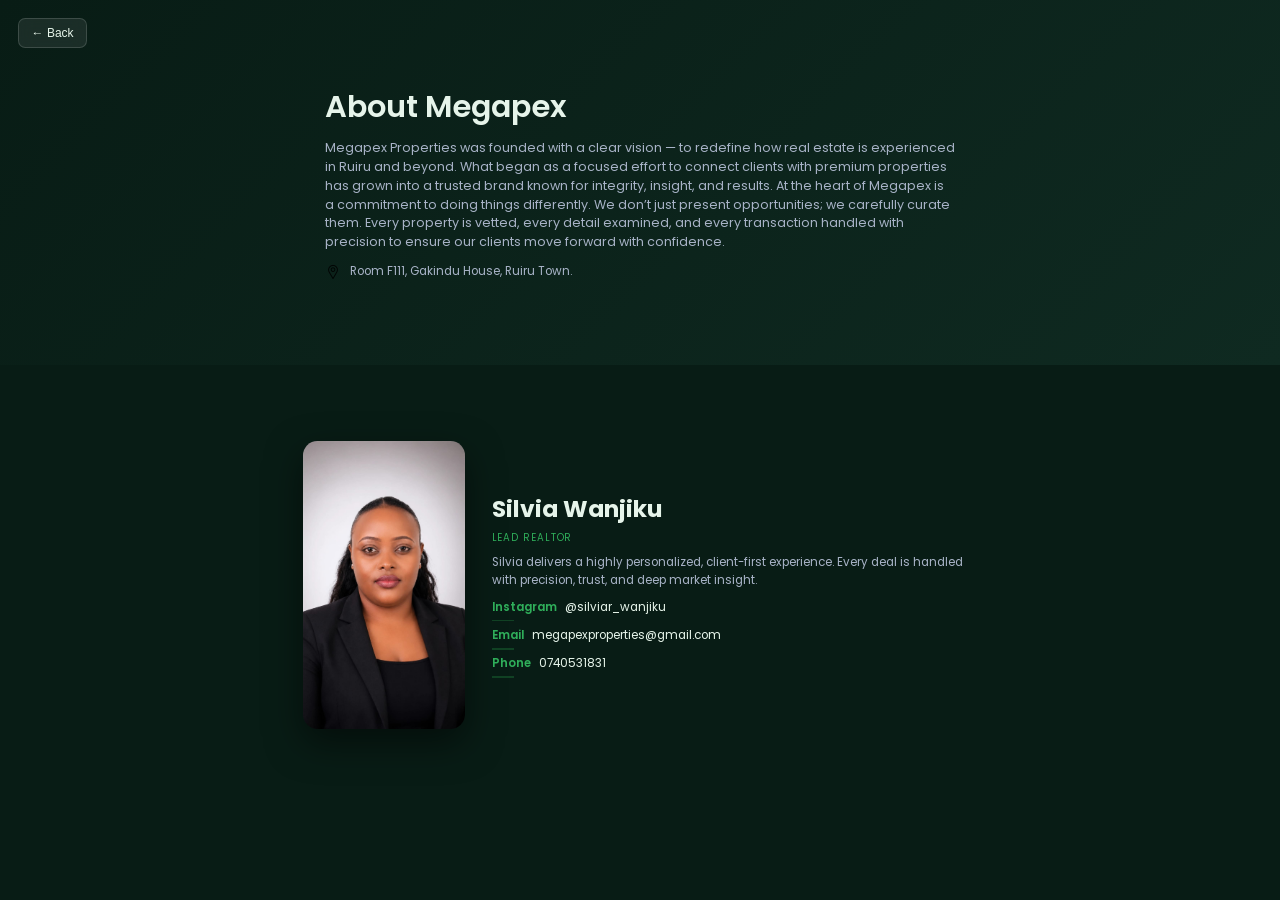
<file: about.html>
<!DOCTYPE html>
<html lang="en">
<head>
    <meta charset="UTF-8">
    <meta name="viewport" content="width=device-width, initial-scale=1.0">
    <title>About Megapex</title>
    <link rel="stylesheet" href="about.css">
    <link href="https://fonts.googleapis.com/css2?family=Poppins:wght@300;400;500;600&display=swap" rel="stylesheet">
    <link rel="icon" type="image/png" sizes="16x16" href="assets/favicon.png">
</head>

<body>

<button class="back-btn" onclick="window.location.href='index.html'">← Back</button>

<!-- HERO / COMPANY -->
<section class="about-hero">
    <div class="about-hero-content">
        <h1>About Megapex</h1>

        <p>
            Megapex Properties was founded with a clear vision — to redefine how real estate is experienced in Ruiru and beyond. What began as a focused effort to connect clients with premium properties has grown into a trusted brand known for integrity, insight, and results.

            At the heart of Megapex is a commitment to doing things differently. We don’t just present opportunities; we carefully curate them. Every property is vetted, every detail examined, and every transaction handled with precision to ensure our clients move forward with confidence.
        </p>
    
    <div class="company-location">
    <img src="assets/propertylocationicon.png" alt="Location">
    <span>Room F111, Gakindu House, Ruiru Town.</span>
    </div>
    </div>
</section>

<!-- REALTOR SECTION -->
<section class="realtor">

    <div class="realtor-grid">

        <!-- IMAGE -->
        <div class="realtor-image">
            <img src="assets/silviawanjiku.jpeg" alt="Silvia Wanjiku">
        </div>

        <!-- TEXT -->
        <div class="realtor-info">
            <h2>Silvia Wanjiku</h2>
            <span class="role">Lead Realtor</span>

            <p>
                Silvia delivers a highly personalized, client-first experience.
                Every deal is handled with precision, trust, and deep market insight.
            </p>

            <div class="contact-lines">

    <p>
        <span>Instagram</span>
        <a href="https://instagram.com/silviar_wanjiku" target="_blank">
            @silviar_wanjiku
        </a>
    </p>

    <p>
        <span>Email</span>
        <a href="mailto:megapexproperties@gmail.com">
            megapexproperties@gmail.com
        </a>
    </p>

    <p>
        <span>Phone</span>
        <a href="tel:+254740531831">
            0740531831
        </a>
    </p>

</div>
        </div>

    </div>

</section>

</body>
</html>
</file>
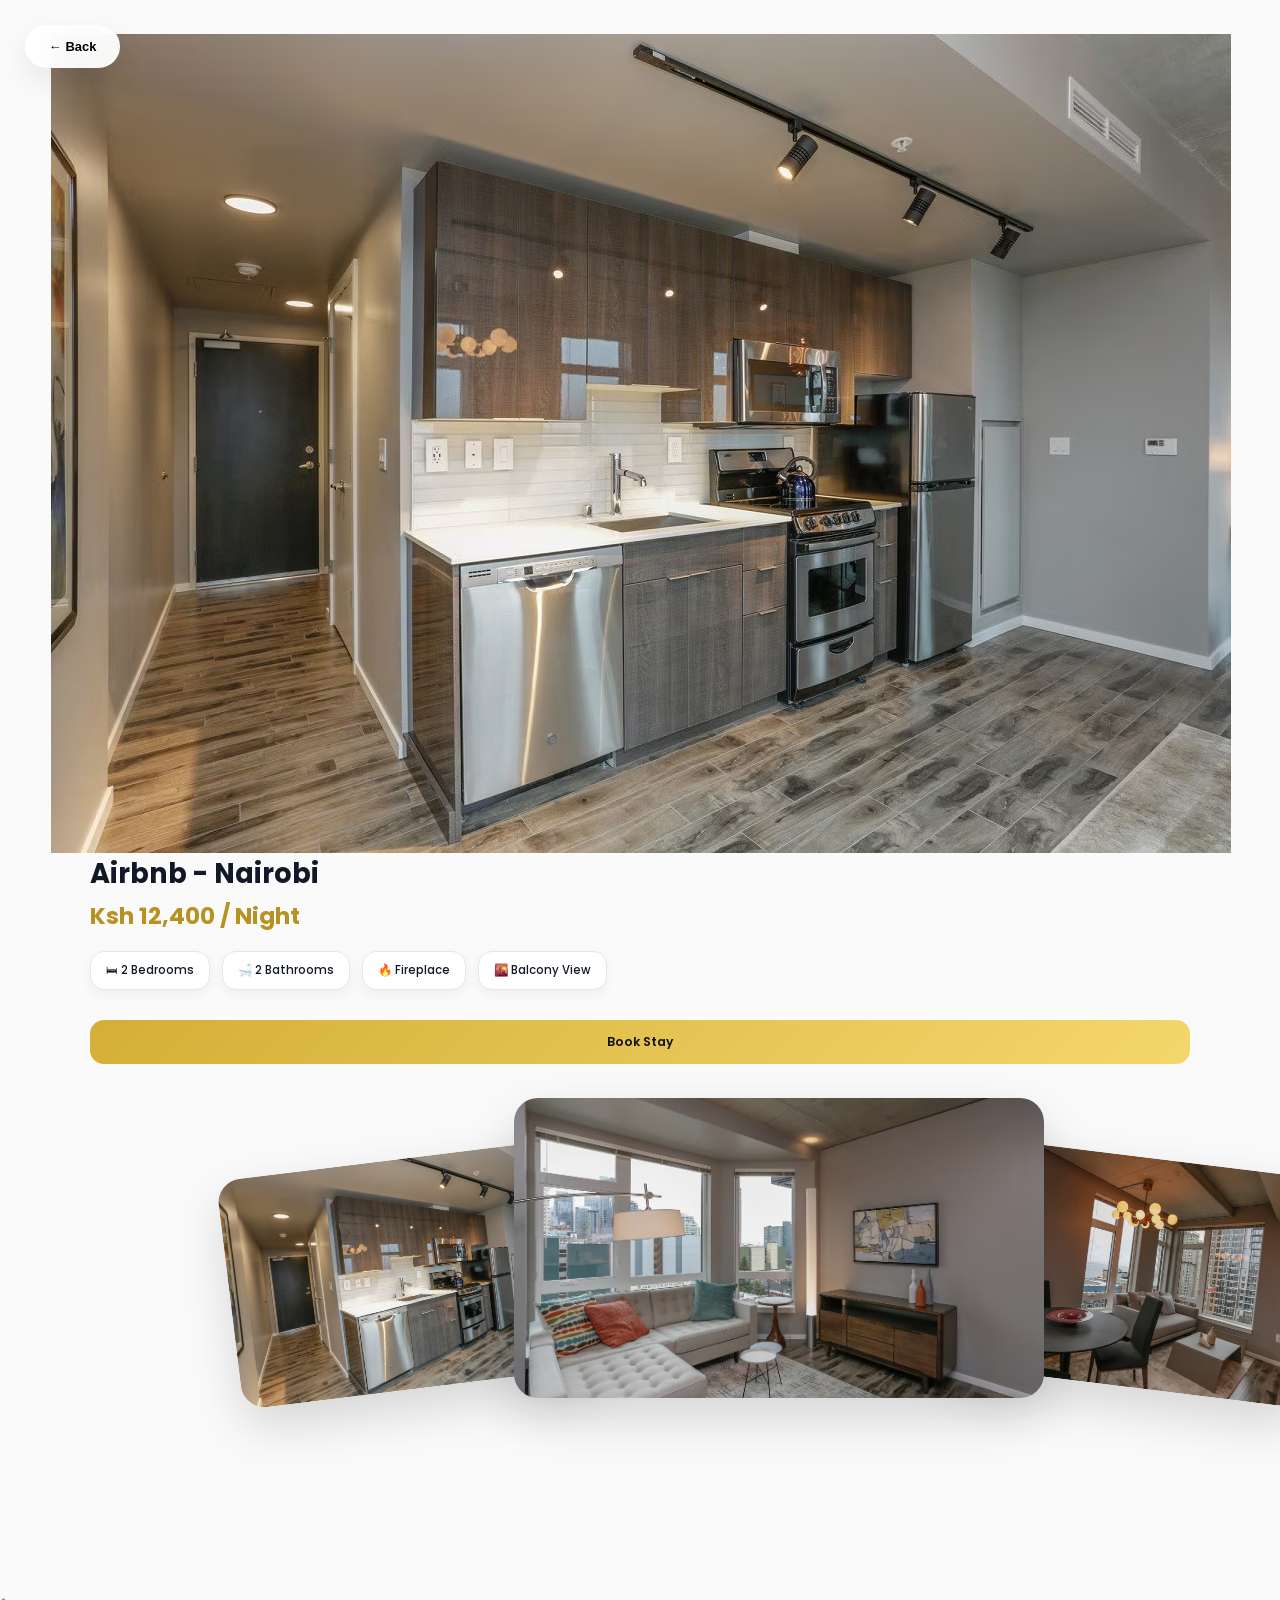
<file: airbnb-nairobi.html>
<!DOCTYPE html>
<html lang="en">
<head>
<meta charset="UTF-8">
<meta name="viewport" content="width=device-width, initial-scale=1.0">

<title>2 Bedroom Airbnb - Nairobi</title>

<link rel="stylesheet" href="property.css">

<link rel="icon" type="image/png" sizes="32x32" href="assets/favicon.png">

<link href="https://fonts.googleapis.com/css2?family=Poppins:wght@300;400;500;600;700&display=swap" rel="stylesheet">
</head>

<body>

<!-- HERO -->
<section class="hero">

    <img src="assets/living2.jpg" class="hero-img">

    <div class="overlay"></div>

    <button class="back-btn" onclick="goBack()">← Back</button>

    <div class="hero-content">

        <h1>Airbnb - Nairobi</h1>

        <p class="price">Ksh 12,400 / Night</p>

        <div class="hero-meta">
            <span>🛏 2 Bedrooms</span>
            <span>🛁 2 Bathrooms</span>
            <span>🔥 Fireplace</span>
            <span>🌇 Balcony View</span>
        </div>

        <a href="https://wa.me/254740531831" class="btn">
            Book Stay
        </a>

    </div>

</section>

<!-- MAIN -->
<section class="property-details">

    <!-- GALLERY -->
    <div id="gallery" class="gallery">

        <img src="assets/living2.jpg">
        <img src="assets/bedroom2.jpg">
        <img src="assets/sbedroom2.jpg">
        <img src="assets/kitchen2.jpg">
        <img src="assets/dining2.jpg">
        <img src="assets/balcony2.jpg">
        <img src="assets/bathroom2.jpg">
        <img src="assets/fireplace2.jpg">
        <img src="assets/office2.jpg">

    </div>

    <!-- DETAILS -->
    <div class="details">

        <div class="card">
            <h3>Property Overview</h3>

            <p>
                Premium fully furnished Airbnb located in Nairobi.
                Features modern luxury interiors, spacious rooms,
                fast Wi-Fi, smart TV, workspace, and a peaceful
                private balcony perfect for short and long stays.
            </p>
        </div>

        <div class="card">
            <h3>Features & Amenities</h3>

            <ul>
    <li>🛏️ 2 Fully Furnished Bedrooms</li>
    <li>🍳 Modern Open Kitchen</li>
    <li>🛁 Luxury Bathroom</li>
    <li>🌇 Private Balcony</li>
    <li>💻 Dedicated Workspace</li>
    <li>📺 Smart TV + Netflix</li>
    <li>📶 High-Speed Wi-Fi</li>
    <li>🚗 Secure Parking</li>
</ul>
        </div>

        <div class="card">
            <h3>Location</h3>

            <p>
                Located in a secure and accessible neighborhood in Nairobi,
                close to shopping malls, restaurants, nightlife, and business hubs.
            </p>
        </div>

        <a href="tel:+254740531831" class="btn full">
            Contact Host
        </a>

    </div>

</section>

<!-- LIGHTBOX -->
<div class="lightbox" id="lightbox">

    <span onclick="closeLightbox()">✕</span>

    <img id="lightbox-img">

</div>

<!-- FLOAT -->
<a href="tel:+254740531831" class="floating-contact">
    📞
</a>

<script>

const images = document.querySelectorAll('.gallery img');

const lightbox = document.getElementById('lightbox');

const lightboxImg = document.getElementById('lightbox-img');

images.forEach(img => {

    img.onclick = () => {

        lightbox.style.display = 'flex';

        lightboxImg.src = img.src;
    };

});

function closeLightbox(){

    lightbox.style.display = 'none';
}

function goBack(){

    window.location.href = "index.html#featured";
}

</script>

</body>
</html>
</file>
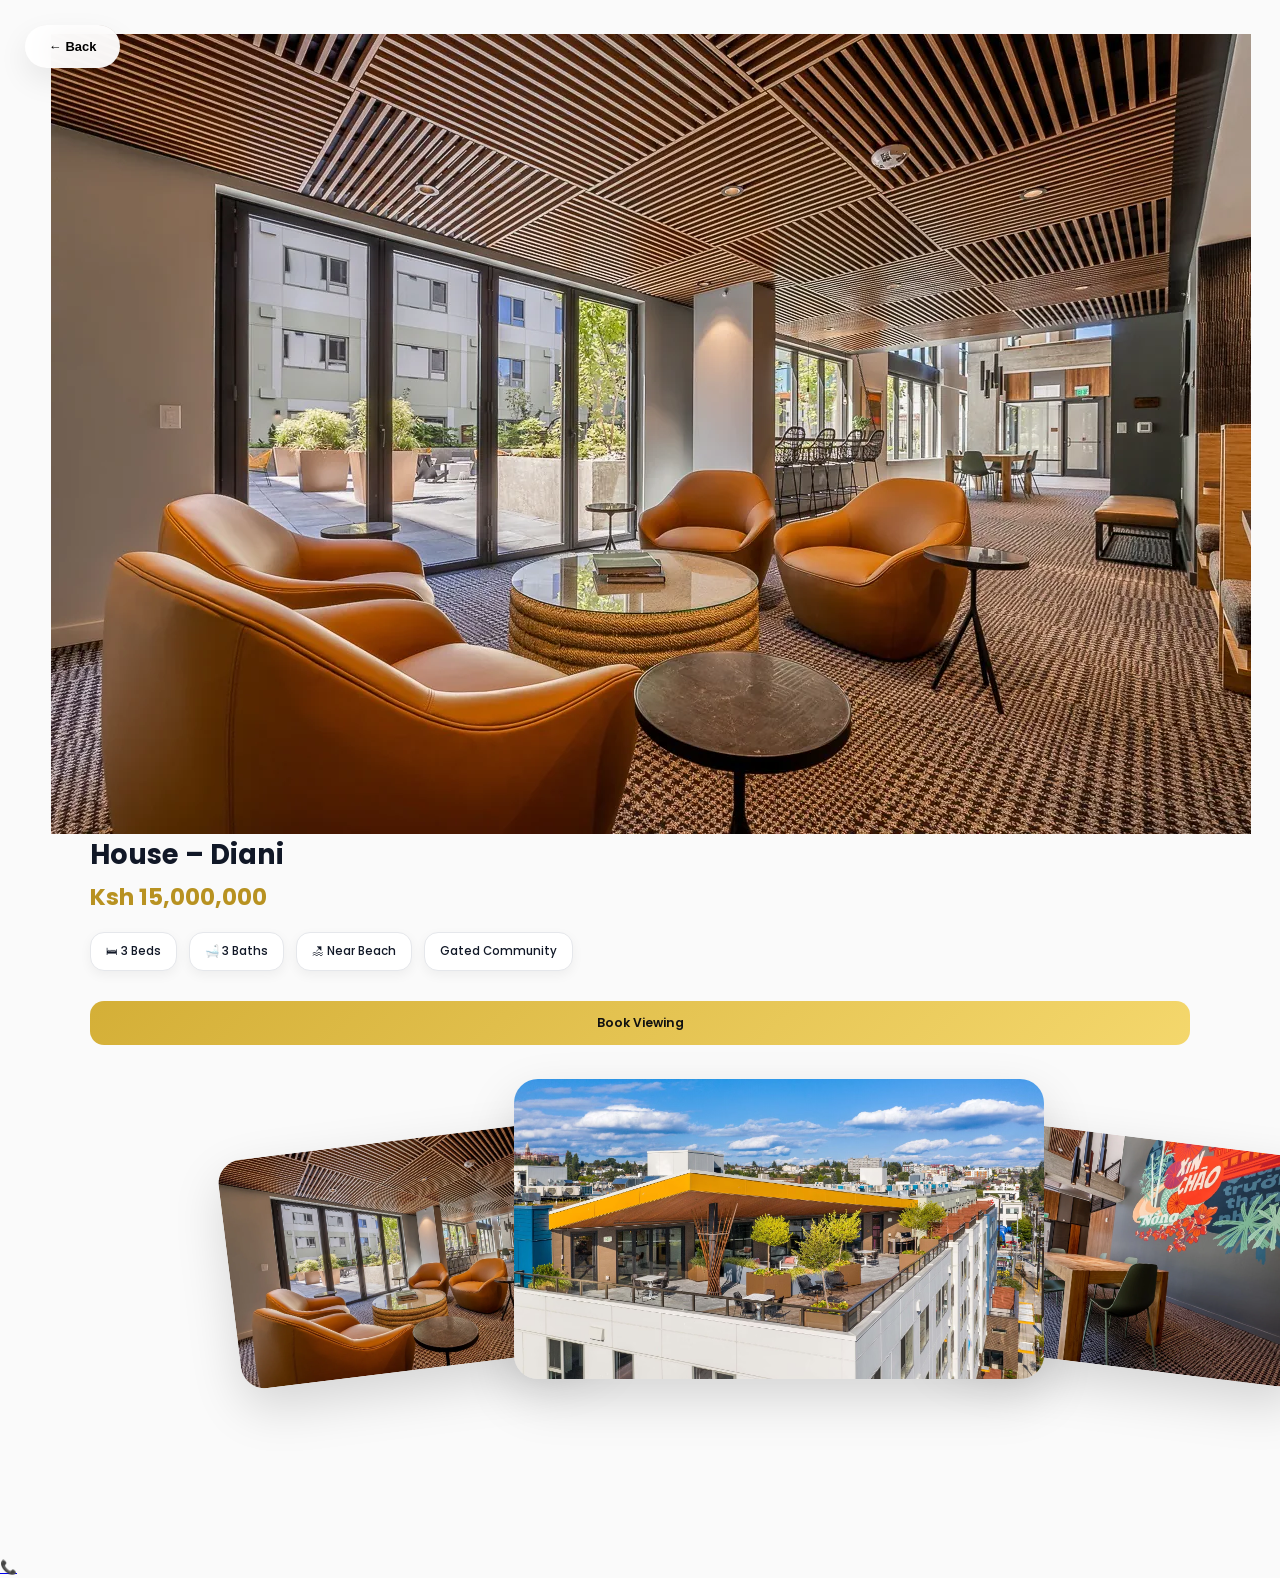
<file: diani-house.html>
<!DOCTYPE html>
<html lang="en">
<head>
<meta charset="UTF-8">
<meta name="viewport" content="width=device-width, initial-scale=1.0">
<title>3 Bedroom House - Diani</title>

<link rel="stylesheet" href="property.css">
<link rel="icon" type="image/png" sizes="32x32" href="assets/favicon.png">
<link href="https://fonts.googleapis.com/css2?family=Poppins:wght@300;400;500;600;700&display=swap" rel="stylesheet">
</head>

<body>

<!-- HERO -->
<section class="hero">
    <img src="assets/living3.jpg" class="hero-img">

    <div class="overlay"></div>

    <button class="back-btn" onclick="goBack()">← Back</button>

    <div class="hero-content">
        <h1>House – Diani</h1>
        <p class="price">Ksh 15,000,000</p>

        <div class="hero-meta">
            <span>🛏 3 Beds</span>
            <span>🛁 3 Baths</span>
            <span>🏖 Near Beach</span>
            <span>Gated Community</span>
        </div>

        <a href="https://wa.me/254740531831" class="btn">Book Viewing</a>
    </div>
</section>

<!-- MAIN -->
<section class="property-details">

    <!-- GALLERY -->
    <div id="gallery" class="gallery">
        <img src="assets/living3.jpg">
        <img src="assets/bedroom3.jpg">
        <img src="assets/sbedroom3.jpg">
        <img src="assets/kitchen3.jpg">
        <img src="assets/dining3.jpg">
        <img src="assets/fireplace3.jpg">
        <img src="assets/musicroom3.jpg">
        <img src="assets/office3.jpg">
    </div>

    <!-- DETAILS -->
    <div class="details">

        <div class="card">
            <h3>Property Overview</h3>
            <p>
                Luxury 3-bedroom beachside home located in Diani.
                Designed with elegance and comfort in mind, featuring
                spacious interiors, natural lighting, and premium finishes.
                Perfect for coastal living or investment.
            </p>
        </div>

        <div class="card">
            <h3>Room Layout</h3>
            <ul>
    <li>🛏️ Master Bedroom — Ensuite</li>
    <li>🛌 2 Additional Bedrooms</li>
    <li>🛋️ Modern Living Room</li>
    <li>🍽️ Kitchen + Dining Area</li>
    <li>🎵 Music Room</li>
    <li>💻 Home Office</li>
    <li>🔥 Fireplace Lounge</li>
</ul>
        </div>

        <div class="card">
            <h3>Features</h3>
            <p>
                Located near the beach with secure gated access,
                ample parking, landscaped garden, and serene environment.
            </p>
        </div>

        <a href="tel:+254740531831" class="btn full">Contact Agent</a>

    </div>

</section>

<!-- LIGHTBOX -->
<div class="lightbox" id="lightbox">
    <span onclick="closeLightbox()">✕</span>
    <img id="lightbox-img">
</div>

<!-- FLOAT -->
<a href="tel:+254740531831" class="floating-contact">📞</a>

<script>
const images = document.querySelectorAll('.gallery img');
const lightbox = document.getElementById('lightbox');
const lightboxImg = document.getElementById('lightbox-img');

images.forEach(img => {
    img.onclick = () => {
        lightbox.style.display = 'flex';
        lightboxImg.src = img.src;
    };
});

function closeLightbox(){
    lightbox.style.display = 'none';
}

function goBack(){
    window.location.href = "index.html#featured";
}
</script>

</body>
</html>
</file>
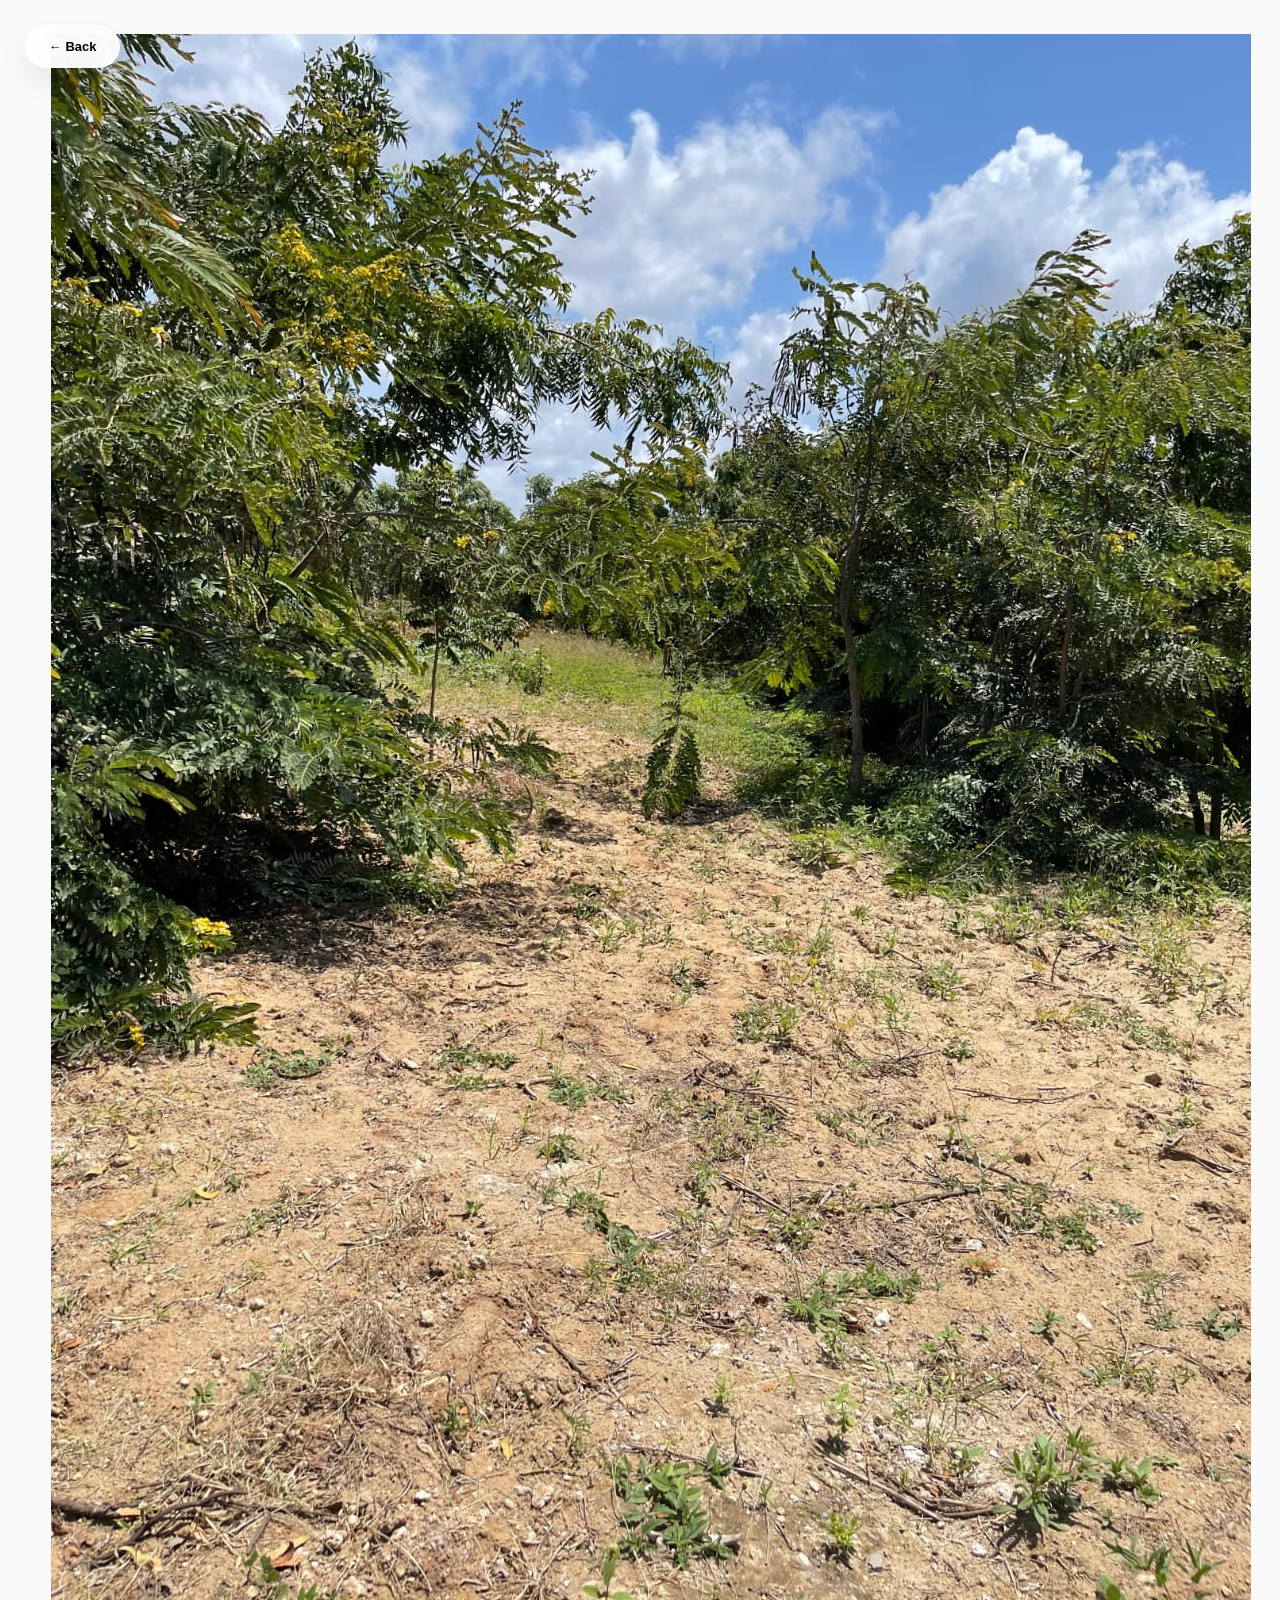
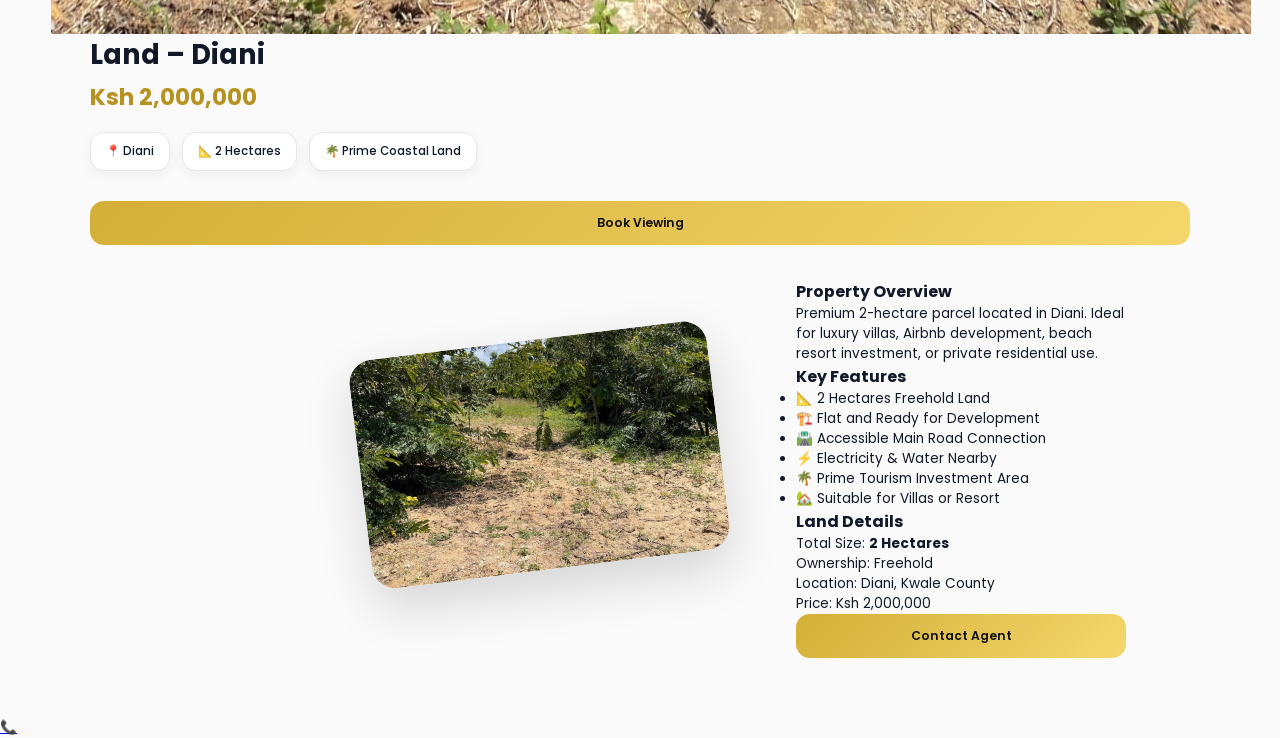
<file: diani-land.html>
<!DOCTYPE html>
<html lang="en">
<head>
<meta charset="UTF-8">
<meta name="viewport" content="width=device-width, initial-scale=1.0">

<title>2 Hectares Land - Diani</title>

<link rel="stylesheet" href="property.css">

<link rel="icon" type="image/png" sizes="32x32" href="assets/favicon.png">

<link href="https://fonts.googleapis.com/css2?family=Poppins:wght@300;400;500;600;700&display=swap" rel="stylesheet">
</head>

<body>

<!-- HERO -->
<section class="hero">

    <img src="assets/diani.jpeg" class="hero-img">

    <div class="overlay"></div>

    <button class="back-btn" onclick="goBack()">← Back</button>

    <div class="hero-content">

        <h1>Land – Diani</h1>

        <p class="price">Ksh 2,000,000</p>

        <div class="hero-meta">
            <span>📍 Diani</span>
            <span>📐 2 Hectares</span>
            <span>🌴 Prime Coastal Land</span>
        </div>

        <a href="https://wa.me/254740531831" class="btn">
            Book Viewing
        </a>

    </div>

</section>

<!-- MAIN -->
<section class="property-details">

    <!-- GALLERY -->
    <div id="gallery" class="gallery">

        <img src="assets/diani.jpeg">

    </div>

    <!-- DETAILS -->
    <div class="details">

        <div class="card">
            <h3>Property Overview</h3>

            <p>
                Premium 2-hectare parcel located in Diani.
                Ideal for luxury villas, Airbnb development,
                beach resort investment, or private residential use.
            </p>
        </div>

        <div class="card">
            <h3>Key Features</h3>

            <ul>
    <li>📐 2 Hectares Freehold Land</li>
    <li>🏗️ Flat and Ready for Development</li>
    <li>🛣️ Accessible Main Road Connection</li>
    <li>⚡ Electricity & Water Nearby</li>
    <li>🌴 Prime Tourism Investment Area</li>
    <li>🏡 Suitable for Villas or Resort</li>
</ul>
        </div>

        <div class="card">
            <h3>Land Details</h3>

            <p>
                Total Size: <b>2 Hectares</b><br>
                Ownership: Freehold<br>
                Location: Diani, Kwale County<br>
                Price: Ksh 2,000,000
            </p>
        </div>

        <a href="tel:+254740531831" class="btn full">
            Contact Agent
        </a>

    </div>

</section>

<!-- LIGHTBOX -->
<div class="lightbox" id="lightbox">

    <span onclick="closeLightbox()">✕</span>

    <img id="lightbox-img">

</div>

<!-- FLOAT -->
<a href="tel:+254740531831" class="floating-contact">
    📞
</a>

<script>

const images = document.querySelectorAll('.gallery img');

const lightbox = document.getElementById('lightbox');

const lightboxImg = document.getElementById('lightbox-img');

images.forEach(img => {

    img.onclick = () => {

        lightbox.style.display = 'flex';

        lightboxImg.src = img.src;
    };

});

function closeLightbox(){

    lightbox.style.display = 'none';
}

function goBack(){

    window.location.href = "index.html#featured";
}

</script>

</body>
</html>
</file>
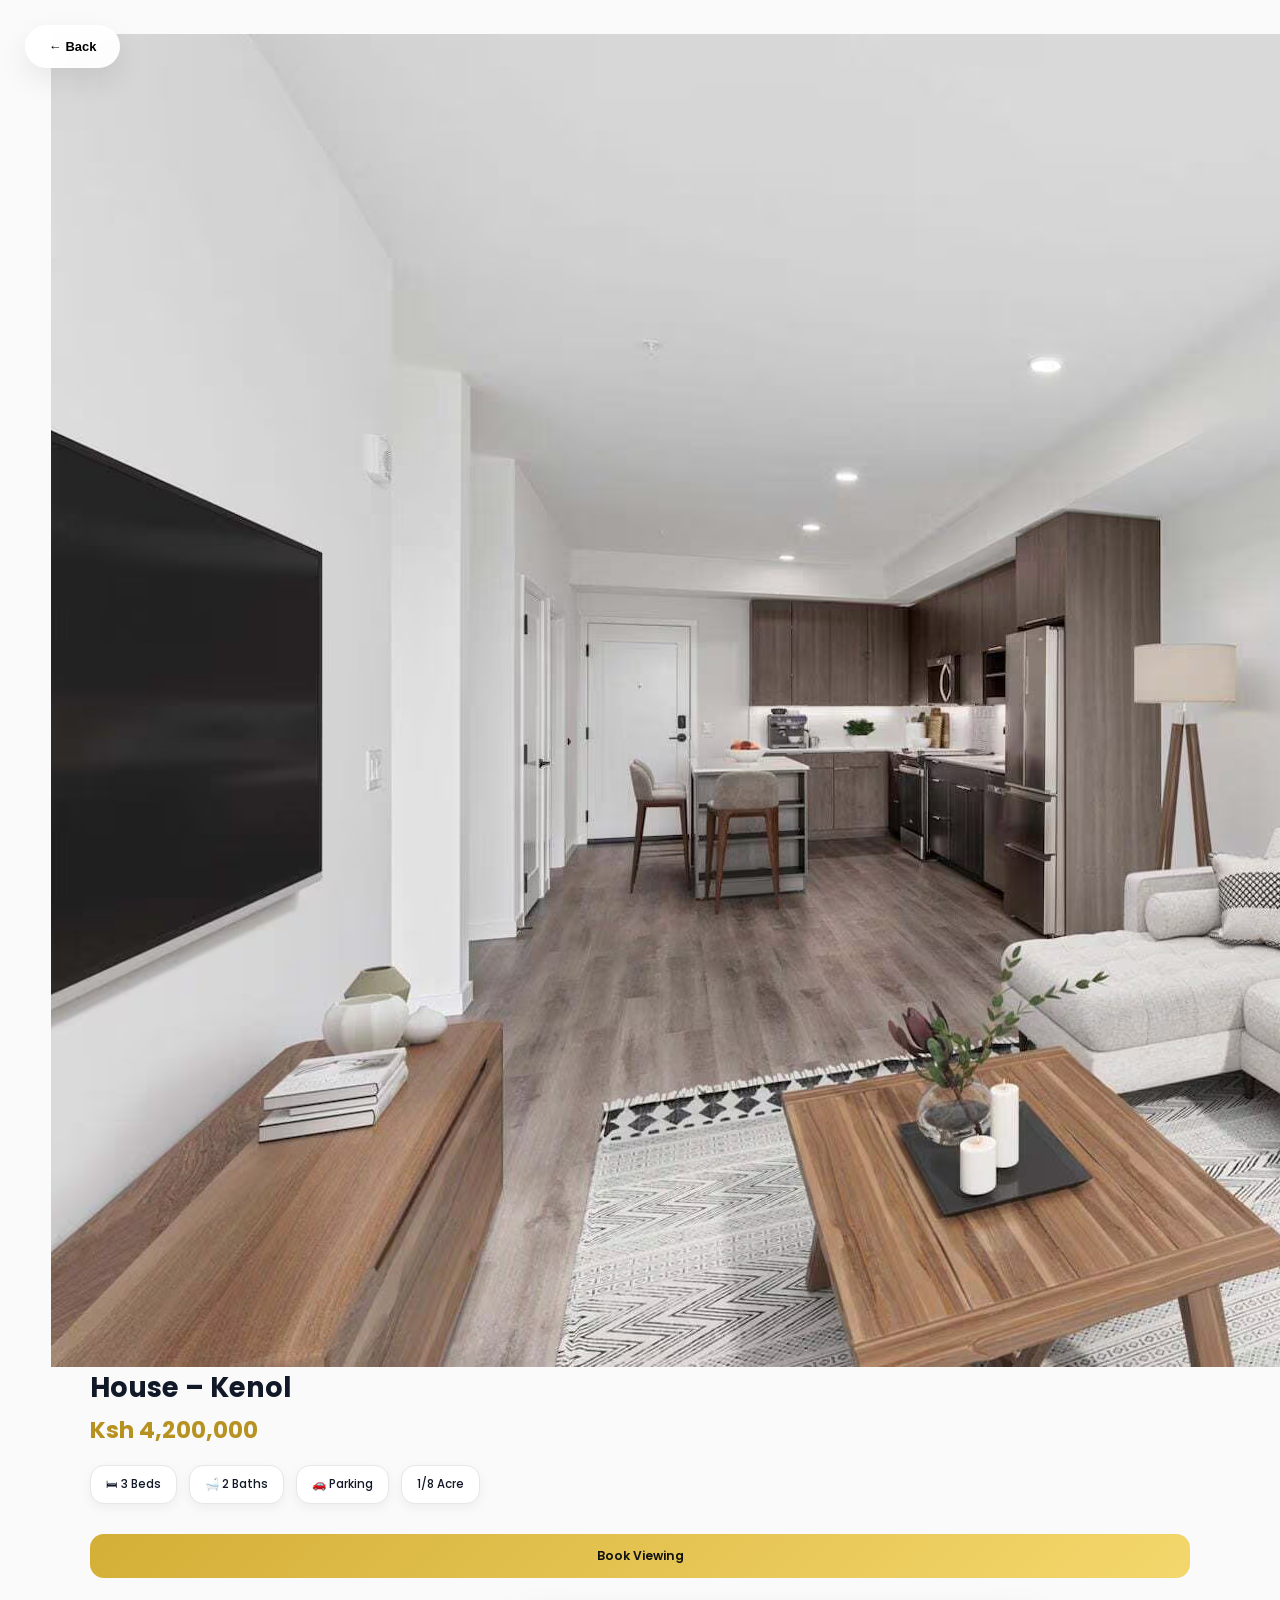
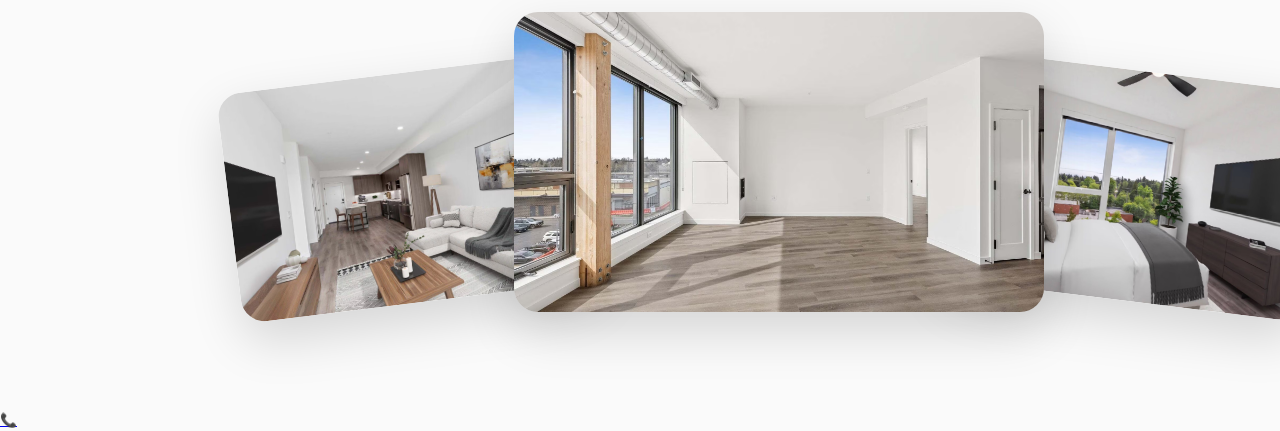
<file: kenol-house.html>
<!DOCTYPE html>
<html lang="en">
<head>
<meta charset="UTF-8">
<meta name="viewport" content="width=device-width, initial-scale=1.0">
<title>3 Bedroom House - Kenol</title>

<link rel="stylesheet" href="property.css">
<link rel="icon" type="image/png" sizes="32x32" href="assets/favicon.png">
<link href="https://fonts.googleapis.com/css2?family=Poppins:wght@300;400;500;600;700&display=swap" rel="stylesheet">
</head>

<body>

<!-- HERO -->
<section class="hero">
    <img src="assets/living1.jpg" class="hero-img">

    <div class="overlay"></div>

    <button class="back-btn" onclick="goBack()">← Back</button>

    <div class="hero-content">
        <h1>House – Kenol</h1>
        <p class="price">Ksh 4,200,000</p>

        <div class="hero-meta">
            <span>🛏 3 Beds</span>
            <span>🛁 2 Baths</span>
            <span>🚗 Parking</span>
            <span>1/8 Acre</span>
        </div>

        <a href="https://wa.me/254740531831" class="btn">Book Viewing</a>
    </div>
</section>

<!-- MAIN -->
<section class="property-details">

    <!-- GALLERY -->
    <div id="gallery" class="gallery">
        <img src="assets/living1.jpg">
        <img src="assets/bedroom1.jpg">
        <img src="assets/sbedroom1.jpg">
        <img src="assets/kitchen1.jpg">
        <img src="assets/dining1.jpg">
    </div>

    <!-- DETAILS -->
    <div class="details">

        <div class="card">
            <h3>Property Overview</h3>
            <p>
                Modern 3-bedroom home in a secure gated community in Kenol.
                Designed for comfort with open-plan living, natural lighting,
                and quality modern finishes.
            </p>
        </div>

        <div class="card">
            <h3>Room Layout</h3>
            <ul>
    <li>🛏️ Master Bedroom — Ensuite</li>
    <li>🛌 2 Additional Bedrooms</li>
    <li>🛋️ Spacious Living Room</li>
    <li>🍽️ Modern Kitchen + Dining</li>
    <li>🛁 2 Bathrooms</li>
</ul>
        </div>

        <div class="card">
            <h3>Land Size</h3>
            <p>Approx. 1/8 Acre (500 sqm) with space for parking & garden.</p>
        </div>

        <a href="tel:+254740531831" class="btn full">Contact Agent</a>

    </div>

</section>

<!-- LIGHTBOX -->
<div class="lightbox" id="lightbox">
    <span onclick="closeLightbox()">✕</span>
    <img id="lightbox-img">
</div>

<!-- FLOAT -->
<a href="tel:+254740531831" class="floating-contact">📞</a>

<script>
const images = document.querySelectorAll('.gallery img');
const lightbox = document.getElementById('lightbox');
const lightboxImg = document.getElementById('lightbox-img');

images.forEach(img => {
    img.onclick = () => {
        lightbox.style.display = 'flex';
        lightboxImg.src = img.src;
    };
});

function closeLightbox(){
    lightbox.style.display = 'none';
}

function goBack(){
    window.location.href = "index.html#featured";
}
</script>

</body>
</html>
</file>
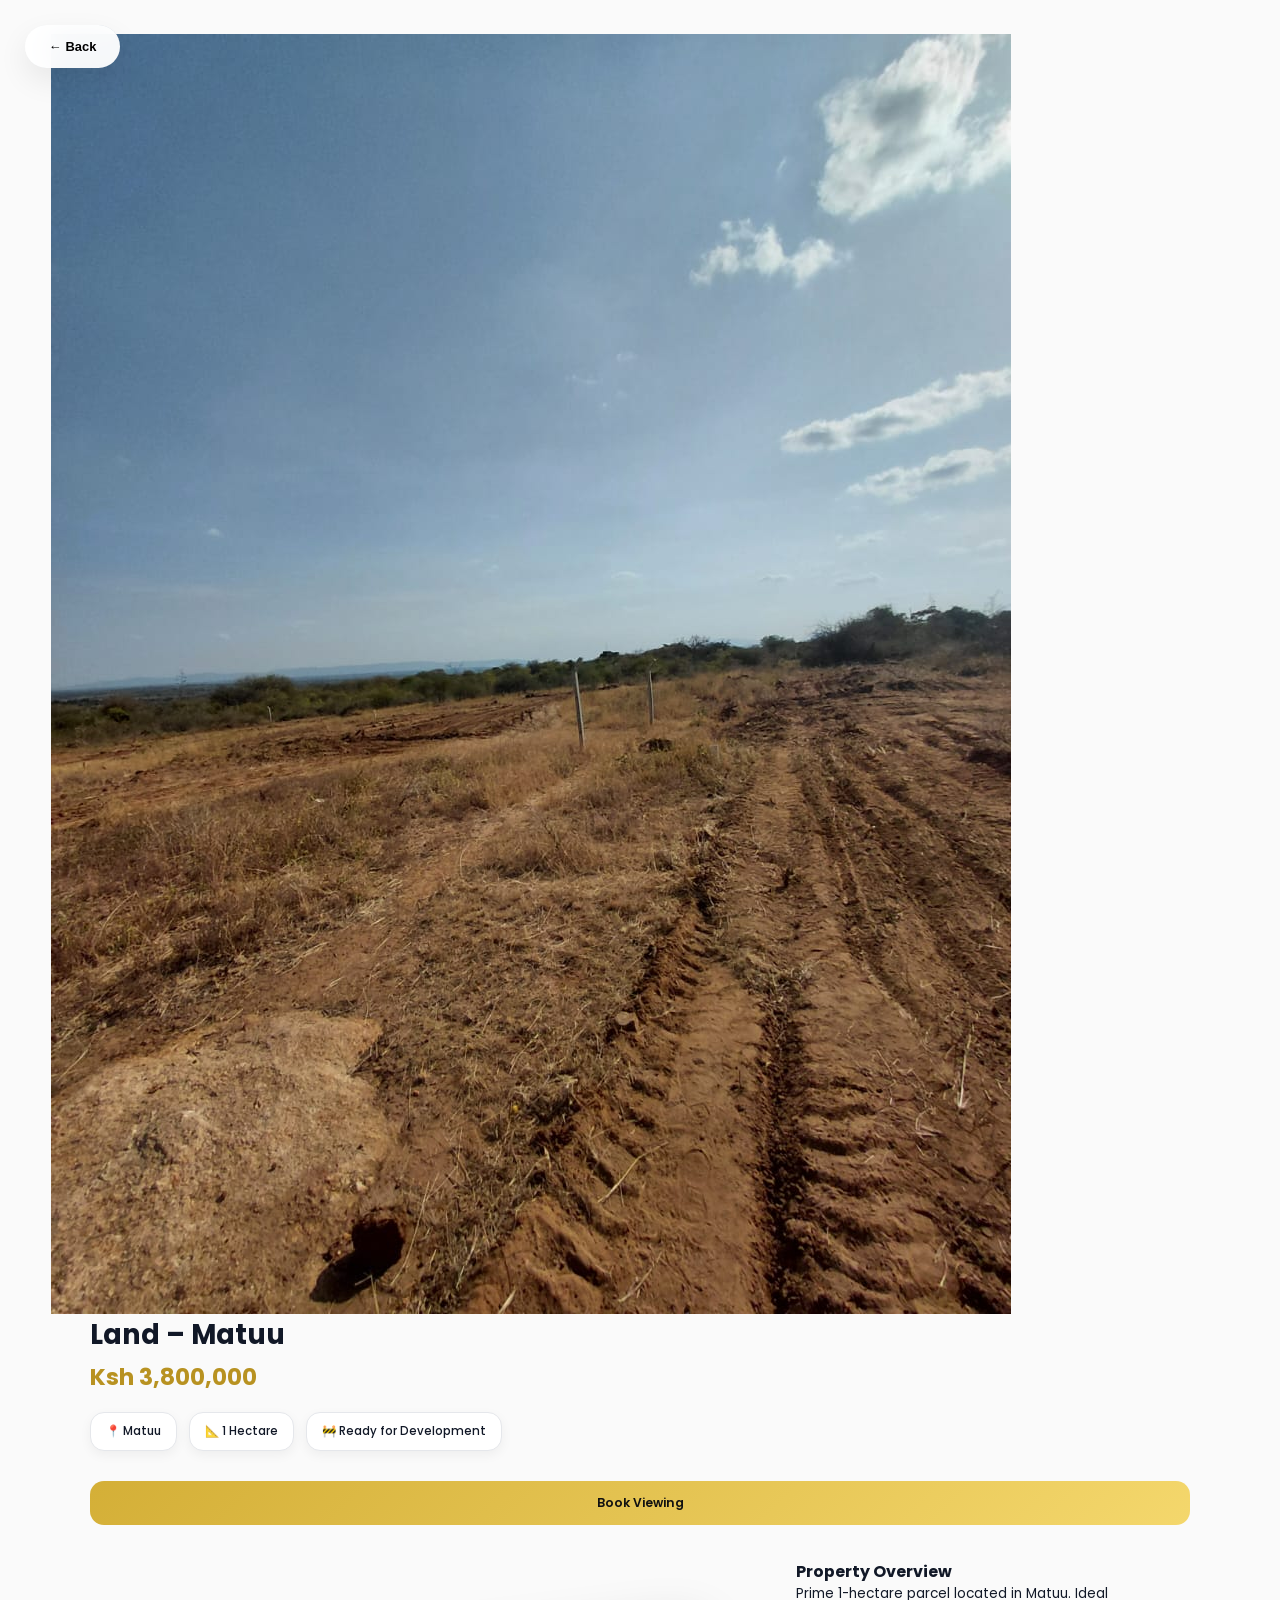
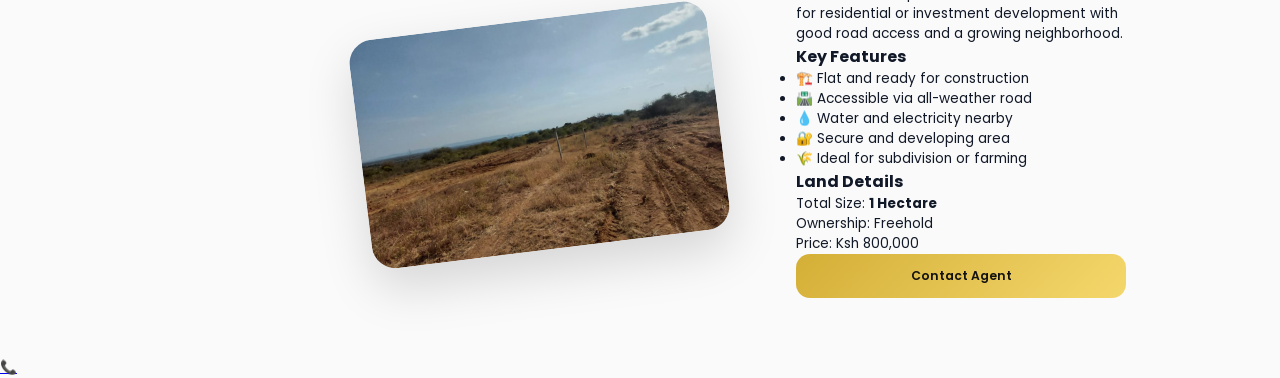
<file: matuu-land.html>
<!DOCTYPE html>
<html lang="en">
<head>
<meta charset="UTF-8">
<meta name="viewport" content="width=device-width, initial-scale=1.0">
<title>1 Acre Land - Matuu</title>

<link rel="stylesheet" href="property.css">
<link rel="icon" type="image/png" sizes="32x32" href="assets/favicon.png">
<link href="https://fonts.googleapis.com/css2?family=Poppins:wght@300;400;500;600;700&display=swap" rel="stylesheet">
</head>

<body>

<!-- HERO -->
<section class="hero">
    <img src="assets/matuu.jpeg" class="hero-img">

    <div class="overlay"></div>

    <button class="back-btn" onclick="goBack()">← Back</button>

    <div class="hero-content">
        <h1>Land – Matuu</h1>
        <p class="price">Ksh 3,800,000</p>

        <div class="hero-meta">
            <span>📍 Matuu</span>
            <span>📐 1 Hectare</span>
            <span>🚧 Ready for Development</span>
        </div>

        <a href="https://wa.me/254740531831" class="btn">Book Viewing</a>
    </div>
</section>

<!-- MAIN -->
<section class="property-details">

    <!-- GALLERY -->
    <div id="gallery" class="gallery">
        <img src="assets/matuu.jpeg">
    </div>

    <!-- DETAILS -->
    <div class="details">

        <div class="card">
            <h3>Property Overview</h3>
            <p>
                Prime 1-hectare parcel located in Matuu. Ideal for residential or
                investment development with good road access and a growing neighborhood.
            </p>
        </div>

        <div class="card">
            <h3>Key Features</h3>
            <ul>
    <li>🏗️ Flat and ready for construction</li>
    <li>🛣️ Accessible via all-weather road</li>
    <li>💧 Water and electricity nearby</li>
    <li>🔐 Secure and developing area</li>
    <li>🌾 Ideal for subdivision or farming</li>
</ul>
        </div>

        <div class="card">
            <h3>Land Details</h3>
            <p>
                Total Size: <b>1 Hectare</b><br>
                Ownership: Freehold<br>
                Price: Ksh 800,000
            </p>
        </div>

        <a href="tel:+254740531831" class="btn full">Contact Agent</a>

    </div>

</section>

<!-- LIGHTBOX -->
<div class="lightbox" id="lightbox">
    <span onclick="closeLightbox()">✕</span>
    <img id="lightbox-img">
</div>

<!-- FLOAT -->
<a href="tel:+254740531831" class="floating-contact">📞</a>

<script>
const images = document.querySelectorAll('.gallery img');
const lightbox = document.getElementById('lightbox');
const lightboxImg = document.getElementById('lightbox-img');

images.forEach(img => {
    img.onclick = () => {
        lightbox.style.display = 'flex';
        lightboxImg.src = img.src;
    };
});

function closeLightbox(){
    lightbox.style.display = 'none';
}

function goBack(){
    window.location.href = "index.html#featured";
}
</script>

</body>
</html>
</file>
<file: about.css>
/* ================= ROOT (THEME) ================= */
:root {
    --primary: #1E7A3A;
    --primary-dark: #14532D;
    --primary-light: #2FAE5A;

    --bg-dark: #081c15;
    --bg-soft: #0f2a21;

    --text-light: #e6f4ea;
    --text-muted: #a8b3c7;

    --accent: #d4af37;
}

/* RESET */
* {
    margin: 0;
    padding: 0;
    box-sizing: border-box;
}

/* BODY (KEY FIX) */
html, body {
    height: 100%;
    font-size: 80%;
}

body {
    height: 100vh;
    overflow: hidden; /* prevents scrolling */
    display: grid;
    grid-template-rows: 0.45fr 0.55fr; /* split screen */

    font-family: 'Poppins', sans-serif;
    background: var(--bg-dark);
    color: var(--text-light);
    line-height: 1.5;
    zoom: 0.9;
}

/* BACK BUTTON */
.back-btn {
    position: fixed;
    top: 20px;
    left: 20px;
    background: rgba(255,255,255,0.08);
    color: var(--text-light);
    border: 1px solid rgba(255,255,255,0.15);
    padding: 8px 14px;
    border-radius: 8px;
    cursor: pointer;
    z-index: 10;
    backdrop-filter: blur(8px);
    transition: 0.25s ease;
}

.back-btn:hover {
    background: var(--primary);
    border-color: var(--primary);
}

/* ================= HERO ================= */
.about-hero {
    display: flex;
    align-items: center;
    justify-content: center;
    background: linear-gradient(135deg, var(--bg-dark), var(--bg-soft));
    padding: 30px 20px;
}

.about-hero-content {
    max-width: 700px;
    text-align: left;
}

.about-hero h1 {
    font-size: 34px;
    font-weight: 600;
    margin-bottom: 10px;
}

.about-hero p {
    font-size: 14px;
    color: var(--text-muted);
    margin-bottom: 8px;
    text-align: left;
}

/* ================= REALTOR ================= */
.realtor {
    display: flex;
    align-items: center;
    padding: 20px;
    background: var(--bg-dark);
    justify-content: center;
}

/* IMAGE */
.realtor-image img {
    width: 100%;
    max-width: 180px; /* was 320px */
    border-radius: 16px;
    box-shadow: 0 15px 40px rgba(0,0,0,0.5);
}

/* TEXT */
.realtor-info h2 {
    font-size: 26px;
    margin-bottom: 5px;
}

.role {
    display: inline-block;
    margin-bottom: 10px;
    color: var(--primary-light);
    font-size: 11px;
    letter-spacing: 1px;
    text-transform: uppercase;
}

.realtor-info p {
    font-size: 13px;
    color: var(--text-muted);
    margin-bottom: 10px;
}

/* CONTACT */
.contact-lines {
    margin-top: 10px;
}

.contact-lines p {
    font-size: 13px;
    margin-bottom: 6px;
}

.contact-lines span {
    font-weight: 600;
    color: var(--primary-light);
    margin-right: 6px;
}

/* SMALL DIVIDER */
.contact-lines p::after {
    content: "";
    display: block;
    width: 25px;
    height: 2px;
    background: var(--primary);
    margin-top: 4px;
    opacity: 0.4;
}

/* ================= MOBILE (UPGRADED PREMIUM LAYOUT) ================= */
@media (max-width: 900px) {

    body {
        display: block;
        height: auto;
        overflow-x: hidden;
        overflow-y: auto;
        background: var(--bg-dark);
    }

    /* BACK BUTTON */
    .back-btn {
        position: fixed;
        top: 14px;
        left: 14px;
        padding: 7px 12px;
        font-size: 13px;
        z-index: 100;
        border-radius: 10px;
        backdrop-filter: blur(10px);
    }

    /* ================= HERO ================= */
    .about-hero {
        padding: 90px 18px 40px;
        text-align: center;
        position: relative;
    }

    /* subtle glow background effect */
    .about-hero::before {
        content: "";
        position: absolute;
        top: -100px;
        left: -100px;
        width: 300px;
        height: 300px;
        background: radial-gradient(circle, var(--primary) 0%, transparent 70%);
        opacity: 0.15;
        filter: blur(30px);
    }

    .about-hero-content {
        max-width: 100%;
        text-align: center;
        position: relative;
        z-index: 1;
    }

    .about-hero h1 {
        font-size: 28px;
        letter-spacing: 0.5px;
        margin-bottom: 12px;
    }

    .about-hero p {
        font-size: 13px;
        line-height: 1.6;
        padding: 0 6px;
    }

    /* ================= LOCATION CARD ================= */
    .company-location {
        justify-content: center;
        margin-top: 18px;
        padding: 10px 14px;
        border: 1px solid rgba(255,255,255,0.08);
        border-radius: 12px;
        background: rgba(255,255,255,0.03);
        backdrop-filter: blur(10px);
    }

    /* ================= REALTOR SECTION ================= */
    .realtor {
        padding: 40px 18px 80px;
    }

    .realtor-grid {
        display: flex;
        flex-direction: column;
        align-items: center;
        gap: 22px;
        max-width: 100%;
    }

    /* IMAGE (HERO STYLE CARD) */
    .realtor-image {
        position: relative;
    }

    .realtor-image img {
        width: 180px;
        height: 180px;
        object-fit: cover;
        border-radius: 22px;
        box-shadow: 0 20px 50px rgba(0,0,0,0.6);
        border: 2px solid rgba(255,255,255,0.08);
    }

    /* TEXT CARD */
    .realtor-info {
        text-align: center;
        background: rgba(255,255,255,0.03);
        padding: 18px 16px;
        border-radius: 16px;
        width: 100%;
        max-width: 340px;
        border: 1px solid rgba(255,255,255,0.06);
        backdrop-filter: blur(10px);
    }

    .realtor-info h2 {
        font-size: 22px;
        margin-bottom: 4px;
    }

    .role {
        font-size: 10px;
        letter-spacing: 2px;
        margin-bottom: 12px;
    }

    .realtor-info p {
        font-size: 13px;
        line-height: 1.5;
        margin-bottom: 14px;
    }

    /* CONTACT BLOCK -> CARD STYLE */
    .contact-lines {
        margin-top: 10px;
        display: flex;
        flex-direction: column;
        gap: 10px;
    }

    .contact-lines p {
        font-size: 13px;
        padding: 10px 12px;
        border-radius: 10px;
        background: rgba(255,255,255,0.03);
        border: 1px solid rgba(255,255,255,0.06);
        margin: 0;
        position: relative;
        overflow: hidden;
    }

    .contact-lines p span {
        display: block;
        font-size: 11px;
        text-transform: uppercase;
        letter-spacing: 1px;
        color: var(--primary-light);
        margin-bottom: 3px;
    }

    /* REMOVE OLD DIVIDER EFFECT ON MOBILE */
    .contact-lines p::after {
        display: none;
    }
}

.realtor-grid {
    max-width: 750px; /* tighter container */
    margin: auto;
    display: grid;
    grid-template-columns: auto 1fr; /* KEY FIX */
    gap: 30px; /* controlled spacing */
    align-items: center;
}

/* ================= COMPANY LOCATION ================= */
.company-location {
    display: flex;
    align-items: center;
    gap: 10px;

    margin-top: 12px;
    color: var(--text-muted);
    font-size: 13px;
}

.company-location img {
    width: 18px;
    height: 18px;
    opacity: 0.9;
}

@media (max-width: 900px) {

    /* ================= REALTOR (CLASSIC STYLE) ================= */
    .realtor {
        padding: 60px 20px 90px;
        background: var(--bg-dark);
    }

    .realtor-grid {
        display: flex;
        flex-direction: column;
        align-items: center;
        max-width: 420px;
        margin: 0 auto;
        gap: 28px;
        text-align: center;
    }

    /* IMAGE — clean framed portrait */
    .realtor-image img {
        width: 190px;
        height: 190px;
        object-fit: cover;
        border-radius: 14px;
        box-shadow: 0 18px 40px rgba(0,0,0,0.55);
        border: 1px solid rgba(255,255,255,0.12);
    }

    /* TEXT AREA */
    .realtor-info {
        padding: 0;
        background: transparent;
        border: none;
        backdrop-filter: none;
    }

    .realtor-info h2 {
        font-size: 24px;
        font-weight: 500;
        letter-spacing: 0.3px;
        margin-bottom: 6px;
    }

    .role {
        font-size: 11px;
        letter-spacing: 2.5px;
        text-transform: uppercase;
        color: var(--primary-light);
        margin-bottom: 14px;
    }

    .realtor-info p {
        font-size: 14px;
        color: var(--text-muted);
        line-height: 1.7;
        margin-bottom: 22px;
        padding: 0 6px;
    }

    /* CONTACT SECTION — clean list style */
    .contact-lines {
        display: flex;
        flex-direction: column;
        gap: 12px;
        margin-top: 10px;
    }

    .contact-lines p {
        font-size: 14px;
        margin: 0;
        padding: 10px 0;
        border-bottom: 1px solid rgba(255,255,255,0.08);
        text-align: left;
    }

    .contact-lines p:last-child {
        border-bottom: none;
    }

    .contact-lines p span {
        display: inline-block;
        font-size: 12px;
        color: var(--primary-light);
        margin-right: 6px;
        letter-spacing: 1px;
    }

}

.contact-lines a {
    color: var(--text-light);
    text-decoration: none;
    transition: 0.2s ease;
}

.contact-lines a:hover {
    color: var(--primary-light);
}
</file>
<file: property.css>
:root {
    --gold: #d4af37;
    --gold-dark: #b89221;
    --dark: #111827;
    --text: #374151;
    --light: #f8fafc;
    --white: #ffffff;
    --border: #e5e7eb;

    --shadow-sm: 0 4px 12px rgba(0, 0, 0, 0.05);
    --shadow-md: 0 12px 30px rgba(0, 0, 0, 0.08);
    --shadow-lg: 0 25px 60px rgba(0, 0, 0, 0.12);

    --radius: 24px;
}

* {
    margin: 0;
    padding: 0;
    box-sizing: border-box;
}

html {
    scroll-behavior: smooth;
    font-size:85%;
}

body {
    font-family: "Poppins", sans-serif;
    background: #fafafa;
    color: #111827;
    overflow-x: hidden;
}

.back-btn {
    position: fixed;
    top: 25px;
    left: 25px;
    z-index: 9999;

    padding: 14px 24px;

    border: none;
    border-radius: 100px;

    cursor: pointer;

    background: rgba(255, 255, 255, 0.95);
    backdrop-filter: blur(15px);

    font-size: 0.95rem;
    font-weight: 600;

    box-shadow: var(--shadow-md);

    transition: 0.3s ease;
}

.back-btn:hover {
    background: var(--gold);
    transform: translateY(-3px);
}

.hero {
    padding: 34px 4%;
}

.hero-content {
    max-width: 1100px;
    margin: auto;
}

.gallery-section {
    margin-bottom: 15px;
}

.gallery-section h2 {
    text-align: center;
    margin-bottom: 25px;
    font-size: 2rem;
}

.gallery {
    display: flex;
    justify-content: center;
    align-items: flex-end;

    position: relative;

    height: 300px;
    overflow: visible;
}

.gallery img {
    object-fit: cover;
    border-radius: 24px;

    cursor: pointer;

    box-shadow: 0 20px 50px rgba(0, 0, 0, 0.15);

    transition: 0.4s ease;
}

.gallery img:nth-child(1) {
    width: 360px;
    height: 230px;
    transform: rotate(-7deg) translateX(75px);

    z-index: 1;
}

.gallery img:nth-child(2) {
    width: 530px;
    height: 300px;

    z-index: 5;
}

.gallery img:nth-child(3) {
    width: 360px;
    height: 230px;

    transform: rotate(7deg) translateX(-90px);

    z-index: 2;
}

.gallery img:nth-child(n + 4) {
    display: none;
}

.gallery img:hover {
    transform: scale(1.03);
    z-index: 20;
}

.property-badge {
    display: inline-block;

    padding: 10px 22px;

    border-radius: 50px;

    background: linear-gradient(
        135deg,
        var(--gold),
        #f4d76c
    );

    color: #111;

    font-size: 0.85rem;
    font-weight: 700;

    margin-bottom: 10px;
}

.hero-content h1 {
    font-size: 2rem;
    font-weight: 700;
    line-height: 1.1;

    margin-bottom: 10px;
}

.price {
    font-size: 1.7rem;
    font-weight: 700;

    color: var(--gold-dark);

    margin-bottom: 18px;
}

.hero-meta {
    display: flex;
    flex-wrap: wrap;
    gap: 12px;

    margin-bottom: 30px;
}

.hero-meta span {
    display: flex;
    align-items: center;
    gap: 8px;

    padding: 10px 15px;

    background: white;

    border: 1px solid var(--border);
    border-radius: 14px;

    font-size: 0.85rem;
    font-weight: 500;

    box-shadow: 0 4px 12px rgba(0, 0, 0, 0.05);
}

.hero-description {
    max-width: 760px;
    margin-bottom: 30px;
}

.hero-description h3 {
    font-size: 1.35rem;
    margin-bottom: 12px;
}

.hero-description p {
    font-size: 0.95rem;
    line-height: 1.8;
    color: var(--text);
}

.hero-contact {
    display: flex;
    gap: 12px;
    flex-direction: row;
}

.btn {
    display: flex;
    align-items: center;
    justify-content: center;
    gap: 12px;

    padding: 13px 24px;
    font-size: 0.9rem;

    text-decoration: none;

    border-radius: 14px;

    font-weight: 600;

    transition: 0.3s ease;
}

.btn-icon {
    width: 18px;
    height: 18px;
}

.btn:not(.secondary) {
    background: linear-gradient(
        135deg,
        var(--gold),
        #f4d76c
    );

    color: #111;
}

.btn.secondary {
    background: white;
    color: #111;

    border: 1px solid var(--border);
}

.btn:hover {
    transform: translateY(-4px);
    box-shadow: var(--shadow-md);
}

.property-details {
    max-width: 1100px;
    margin: auto;

    display: grid;
    grid-template-columns: 1fr 330px;

    gap: 20px;

    padding: 0 5% 60px;
}

.sidebar {
    display: flex;
    flex-direction: column;
    gap: 20px;

    position: sticky;
    top: 30px;

    height: fit-content;
}

.info-card,
.agent-card {
    background: rgba(255, 255, 255, 0.95);

    backdrop-filter: blur(20px);

    padding: 20px;

    border-radius: 16px;

    border: 1px solid rgba(255, 255, 255, 0.5);

    box-shadow: var(--shadow-md);
}

.info-card h3,
.agent-card h3 {
    margin-bottom: 15px;
}

#features {
    display: grid;
    grid-template-columns: 1fr 1fr;
    gap: 12px;

    list-style: none;
}

#features li {
    display: flex;
    align-items: center;
    gap: 10px;

    padding: 12px;
    font-size: 0.9rem;

    background: #f8fafc;

    border: 1px solid var(--border);
    border-radius: 12px;

    transition: 0.3s ease;
}

#features li:hover {
    background: white;
    transform: translateX(4px);
}

.agent-card p {
    color: var(--text);
    margin-bottom: 18px;
}

.contact-form {
    display: flex;
    flex-direction: column;
    gap: 14px;
}

.contact-form input,
.contact-form textarea {
    width: 100%;

    padding: 12px 14px;

    border: 1px solid var(--border);
    border-radius: 12px;

    font-family: "Poppins", sans-serif;
    font-size: 0.9rem;

    outline: none;

    transition: 0.3s ease;
}

.contact-form input:focus,
.contact-form textarea:focus {
    border-color: var(--gold);

    box-shadow: 0 0 0 3px rgba(212, 175, 55, 0.15);
}

.contact-form textarea {
    resize: vertical;
    min-height: 120px;
}

.contact-form .btn {
    width: 100%;
    border: none;
    cursor: pointer;
}

.lightbox {
    display: none;

    position: fixed;
    inset: 0;

    background: rgba(0, 0, 0, 0.95);

    backdrop-filter: blur(15px);

    z-index: 99999;
}

.lightbox-track{
    width:100%;
    height:100vh;

    display:flex;

    overflow-x:auto;
    overflow-y:hidden;

    scroll-snap-type:x mandatory;
    scroll-behavior:smooth;

    scrollbar-width:none;
}

.lightbox-track::-webkit-scrollbar{
    display:none;
}

.lightbox-track img{
    flex:0 0 100%;

    width:100%;
    height:100%;

    object-fit:contain;

    scroll-snap-align:center;

    cursor:zoom-in;

    transition:transform .3s ease;

    border-radius:18px;
}

.lightbox-track img.zoomed{
    transform:scale(1.8);
    cursor:zoom-out;
}

.close-lightbox {
    position: fixed;

    top: 25px;
    right: 25px;

    width: 50px;
    height: 50px;

    display: flex;
    align-items: center;
    justify-content: center;

    border-radius: 50%;

    background: rgba(255, 255, 255, 0.12);

    color: white;

    font-size: 1.7rem;

    cursor: pointer;

    transition: 0.3s ease;

    z-index: 1000;
}

.close-lightbox:hover {
    background: var(--gold);
    color: #111;
}

.lightbox-arrow {
    position: fixed;
    top: 50%;

    transform: translateY(-50%);

    width: 55px;
    height: 55px;
    font-size: 1.3rem;

    border: none;
    border-radius: 50%;

    background: rgba(255, 255, 255, 0.12);

    color: white;

    cursor: pointer;

    transition: 0.3s ease;

    z-index: 1000;
}

.lightbox-arrow:hover {
    background: var(--gold);
    color: #111;
}

.lightbox-prev {
    left: 25px;
}

.lightbox-next {
    right: 25px;
}

.lightbox-counter {
    position: fixed;

    bottom: 25px;
    left: 50%;

    transform: translateX(-50%);

    font-size: 0.85rem;
    padding: 8px 14px;

    border-radius: 40px;

    background: rgba(255, 255, 255, 0.12);

    color: white;
}

::-webkit-scrollbar {
    width: 8px;
    height: 8px;
}

::-webkit-scrollbar-thumb {
    background: var(--gold);
    border-radius: 50px;
}


@media (max-width: 768px) {

    html {
        font-size: 78%;
    }
    
    html,
    body {
    width: 100%;
    overflow-x: hidden;
    } 

    .back-btn {
        top: 15px;
        left: 15px;
        padding: 10px 16px;
        font-size: 0.8rem;
    }

    .hero {
        padding: 15px 5%;
    }

    .hero-content h1 {
        font-size: 1.8rem;
        margin-bottom: 8px;
    }

    .price {
        font-size: 1.3rem;
        margin-bottom: 10px;
    }

    .hero-content {
        gap: 10px;
    }

    .gallery {
        position: relative;
        height: 220px;
        margin-top: 10px;
        margin-bottom: 15px;
    }

    .gallery img {
        position: absolute;
        object-fit: cover;
        border-radius: 18px;
        box-shadow: 0 12px 25px rgba(0,0,0,.15);
    }

    .gallery img:nth-child(1) {
        width: 180px;
        height: 130px;
        left: -10px;
        top: 25px;
        transform: rotate(-8deg);
        opacity: .85;
        z-index: 1;
    }

    .gallery img:nth-child(2) {
        width: 240px;
        height: 170px;
        left: 50%;
        top: 0;
        transform: translateX(-50%);
        z-index: 5;
    }

    .gallery img:nth-child(3) {
        width: 180px;
        height: 130px;
        right: -10px;
        top: 25px;
        transform: rotate(8deg);
        opacity: .85;
        z-index: 1;
    }

    .hero-meta{
    display:flex;
    flex-wrap:wrap;
    gap:8px;
    margin-top:10px;
}

.hero-meta span{
    display:flex;
    align-items:center;
    gap:6px;

    font-size:0.75rem;
    padding:8px 10px;

    background:#fff;
    border-radius:30px;
    white-space:nowrap;
}

    .hero-contact {
        display: flex;
        flex-direction: row;
        gap: 10px;
        margin-top: 12px;
    }

    .hero-contact .btn {
        flex: 1;
        width: auto;
        padding: 12px 8px;
        font-size: 0.85rem;
        text-align: center;
    }

    .property-details {
        grid-template-columns: 1fr;
        padding: 0 5% 40px;
    }

    .sidebar {
        position: relative;
        top: auto;
    }

    #features {
        grid-template-columns: repeat(2, 1fr);
        gap: 8px;
    }

    #features li {
        padding: 10px;
        font-size: 0.8rem;
    }

    .info-card,
    .agent-card {
        padding: 16px;
    }

    .contact-form input,
    .contact-form textarea {
    font-size: 16px;
    padding: 10px 12px;
}

}


@media (max-width: 480px) {

    html {
        font-size: 75%;
    }

    .hero-content h1 {
        font-size: 1.6rem;
    }

    .gallery {
        height: 190px;
        margin-top: 8px;
    }

    .gallery img:nth-child(1) {
        width: 140px;
        height: 105px;
        left: -20px;
    }

    .gallery img:nth-child(2) {
        width: 200px;
        height: 145px;
    }

    .gallery img:nth-child(3) {
        width: 140px;
        height: 105px;
        right: -20px;
    }

    #features {
        grid-template-columns: repeat(2, 1fr);
    }

    #features li {
        flex-direction: column;
        align-items: flex-start;
        gap: 5px;
        font-size: 0.75rem;
    }

    .hero-meta{
    display:flex;
    flex-wrap:wrap;
    gap:8px;
    align-items:center;
}
    
    .hero-contact .btn {
        font-size: 0.8rem;
        padding: 10px 6px;
    }

    .lightbox-track {
        padding: 0 6vw;
        gap: 20px;
    }
}

@media (min-width: 769px){

    .property-details{
        max-width:1100px;
        margin:auto;
        padding:0 5% 60px;
    }

    .sidebar{
        display:grid;
        grid-template-columns:1fr 1fr;
        gap:20px;
        position:static;
        width:100%;
        align-items:start;
    }

    #features{
        display:flex;
        flex-wrap:wrap;
        gap:12px;
    }

    #features li{
        width:auto;
        min-width:180px;
        white-space:nowrap;
        flex:0 0 auto;
    }

    .info-card,
    .agent-card{
        height:100%;
        margin:0;
    }

    .info-card h3,
    .agent-card h3{
        margin-bottom:15px;
    }
}

@media (max-width: 768px) {

    .lightbox {
        backdrop-filter: blur(18px);
        background: rgba(0, 0, 0, 0.98);
    }

    .lightbox-track {
        padding: 0;
    }

    .lightbox-track img {
        max-width: 92vw;
        max-height: 78vh;
        border-radius: 16px;

        transition: opacity 0.25s ease, transform 0.25s ease;
        touch-action: manipulation;
    }

    .lightbox-track img.active {
        transform: scale(1);
    }

    .lightbox-track img:hover {
        transform: none;
    }

    .close-lightbox {
        top: calc(env(safe-area-inset-top, 0px) + 14px);
        right: 14px;

        width: 48px;
        height: 48px;

        font-size: 1.4rem;

        background: rgba(255, 255, 255, 0.14);
        backdrop-filter: blur(10px);
    }

    .lightbox-arrow {
        width: 52px;
        height: 52px;
        font-size: 1.2rem;

        background: rgba(255, 255, 255, 0.14);
        backdrop-filter: blur(10px);

        top: auto;
        bottom: calc(env(safe-area-inset-bottom, 0px) + 20px);
        transform: none;
    }

    .lightbox-prev {
        left: 20px;
    }

    .lightbox-next {
        right: 20px;
    }

    .lightbox-counter {
        bottom: calc(env(safe-area-inset-bottom, 0px) + 22px);

        font-size: 0.75rem;
        padding: 6px 12px;

        background: rgba(255, 255, 255, 0.14);
        backdrop-filter: blur(10px);

        letter-spacing: 0.5px;
    }

    .lightbox-track img.zoomed {
        transform: scale(1.4);
    }
}

@media (max-width: 480px) {

    .lightbox-track img {
        max-width: 94vw;
        max-height: 72vh;
        border-radius: 14px;
    }

    .lightbox-arrow {
        width: 46px;
        height: 46px;
        font-size: 1rem;
    }

    .close-lightbox {
        width: 44px;
        height: 44px;
    }
}

.lightbox.show{
    display:flex;
}
</file>
